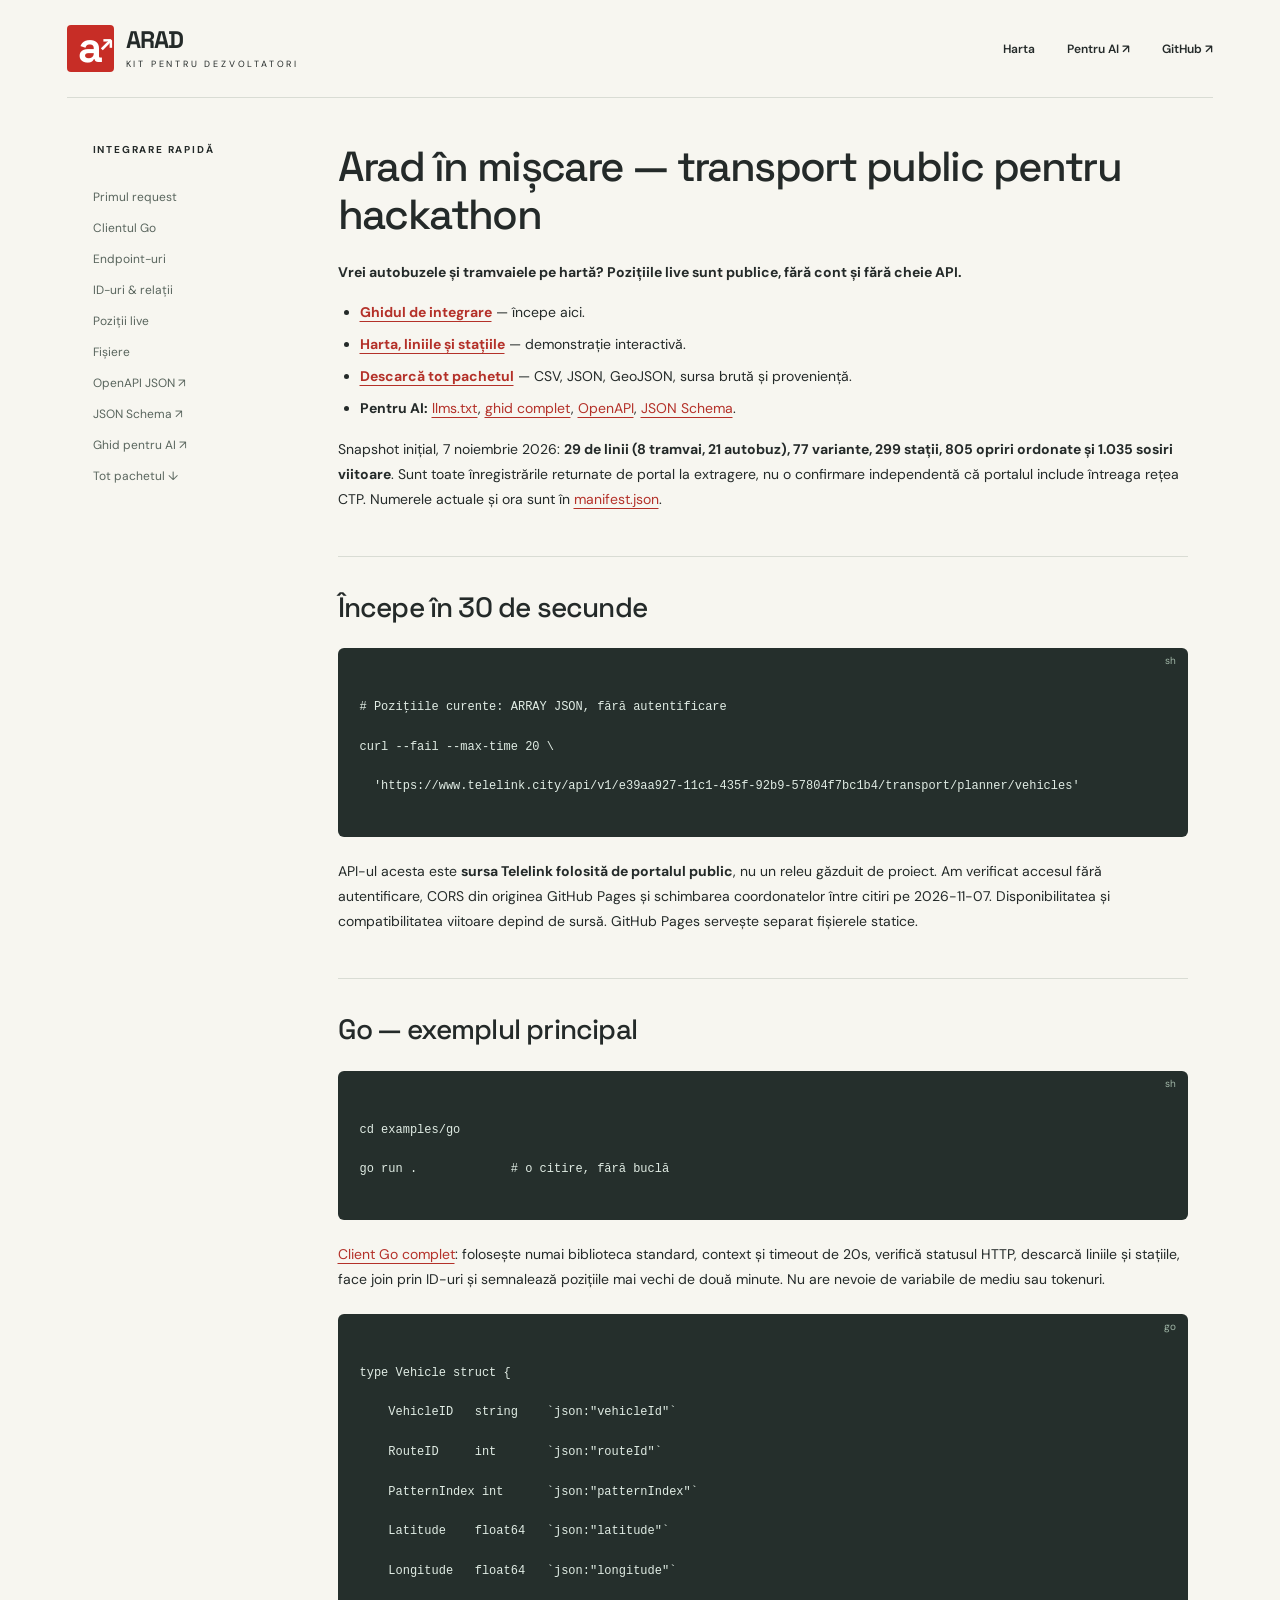
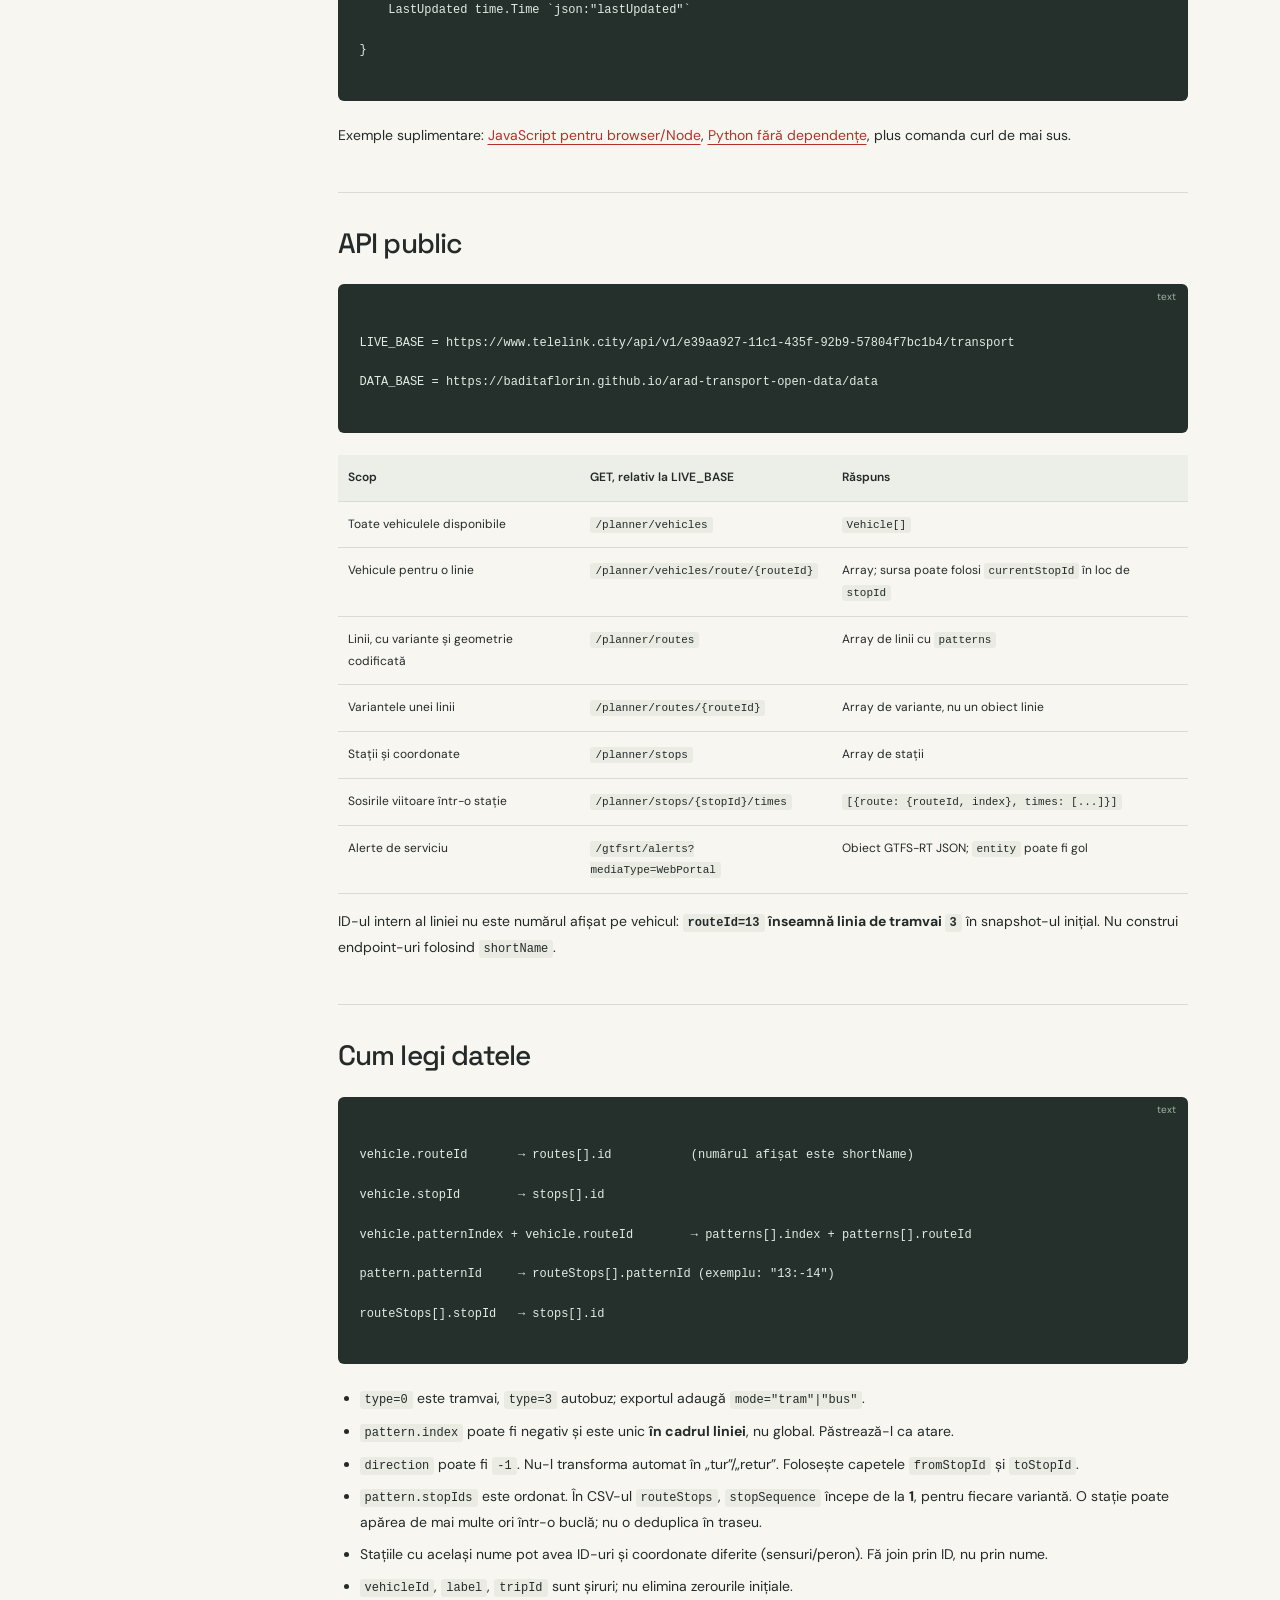
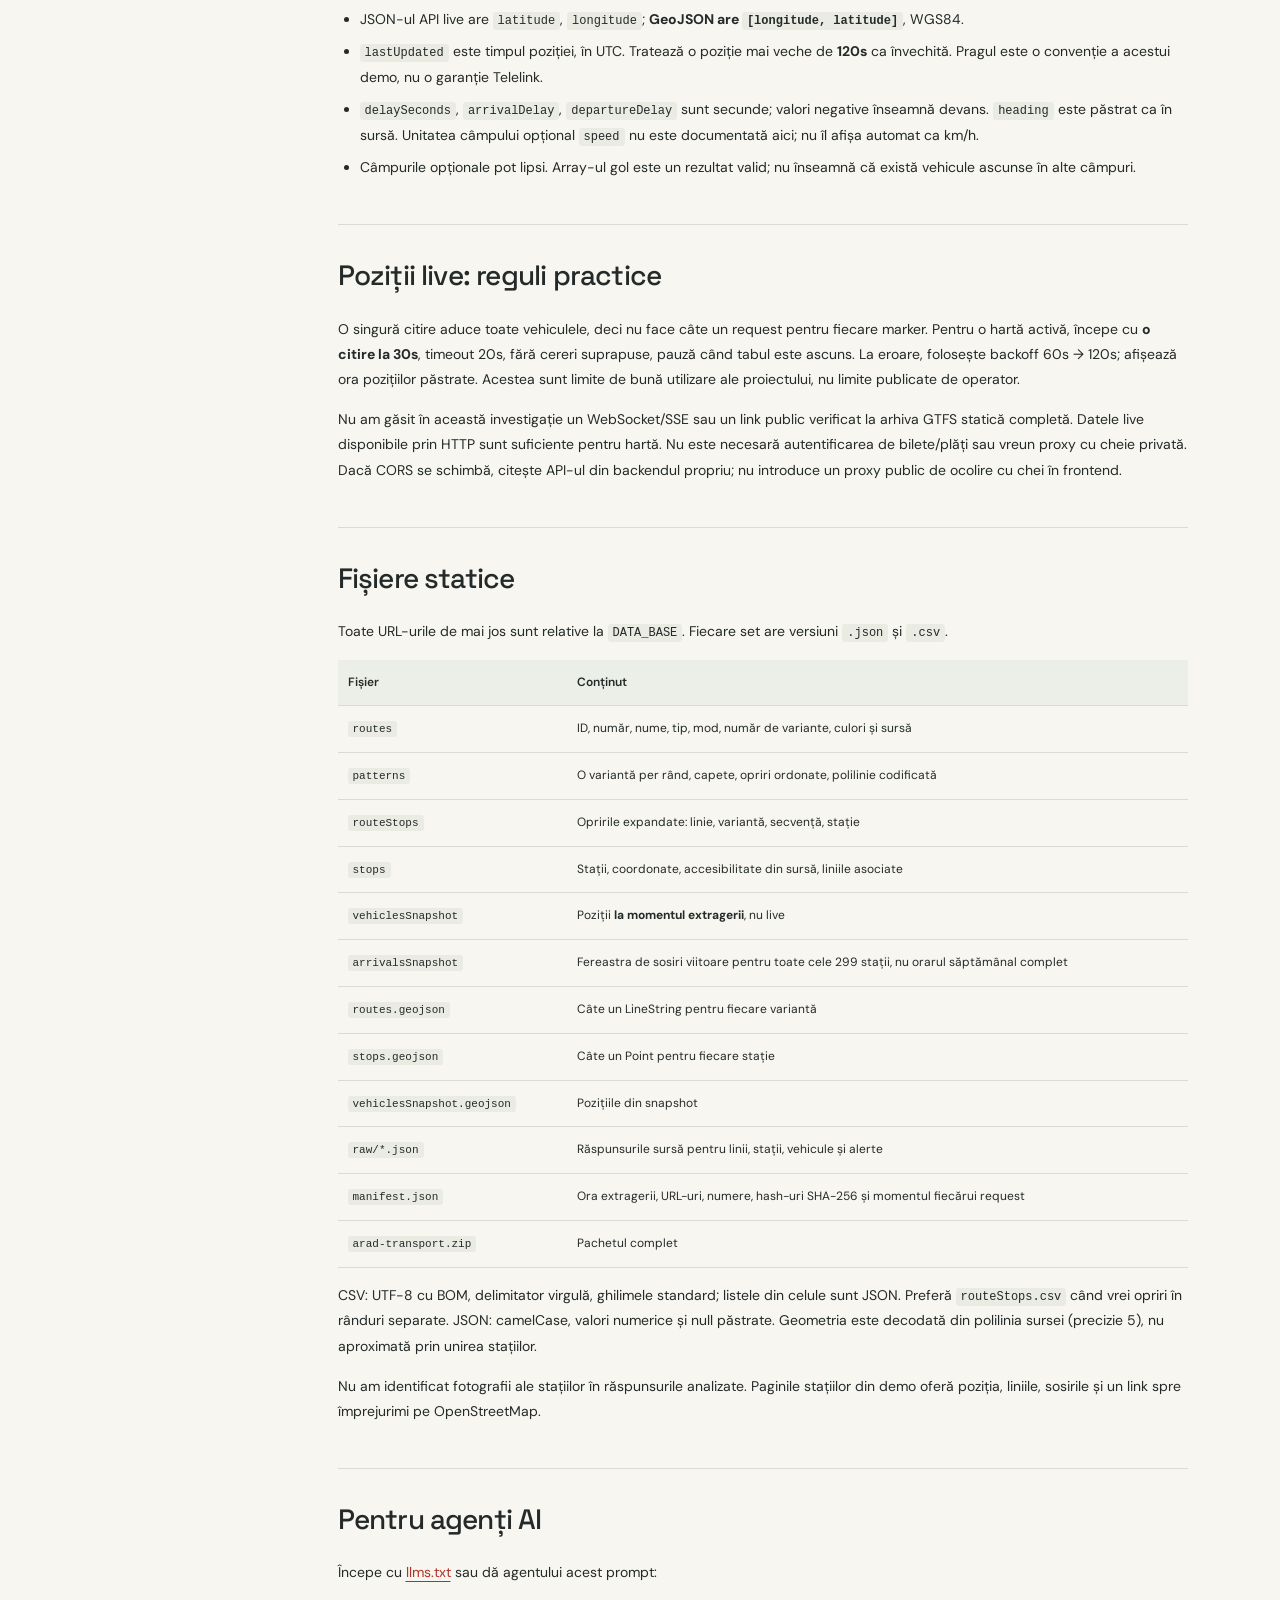
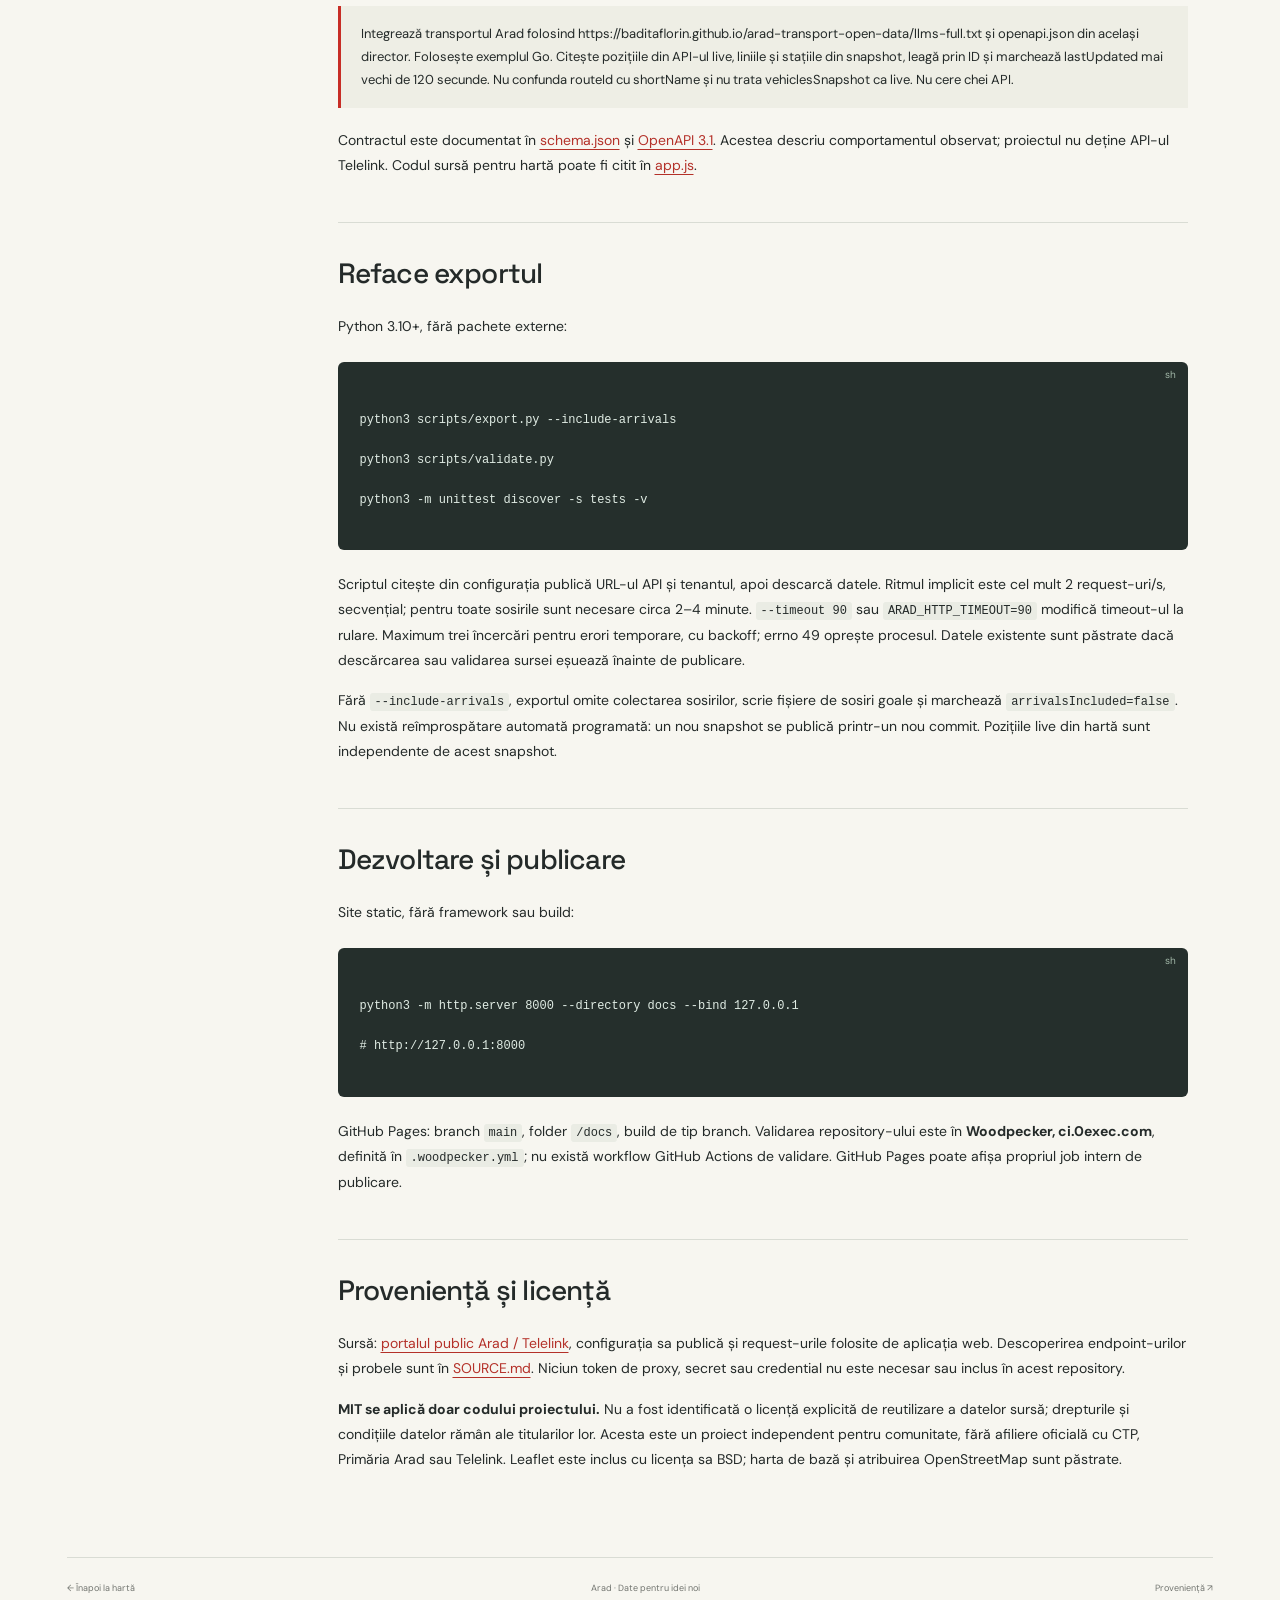
<file: docs/api.html>
<!doctype html><html lang="ro"><head><meta charset="utf-8"><meta name="viewport" content="width=device-width,initial-scale=1"><title>API & ghid pentru programatori · Arad</title><meta name="description" content="Integrează pozițiile live ale autobuzelor și tramvaielor din Arad. Exemple Go, JavaScript, Python, OpenAPI și instrucțiuni pentru AI."><link rel="icon" href="assets/icon.svg"><link rel="stylesheet" href="assets/style.css"><link rel="stylesheet" href="assets/guide.css"></head><body><header class="topbar"><a class="brand" href="./"><span class="brand-icon">a<span>↗</span></span><span>ARAD<span class="brand-sub">KIT PENTRU DEZVOLTATORI</span></span></a><nav><a href="./">Harta</a><a href="llms.txt">Pentru AI ↗</a><a href="https://github.com/baditaflorin/arad-transport-open-data">GitHub ↗</a></nav></header><main class="guide-layout"><aside class="guide-nav"><p class="eyebrow">INTEGRARE RAPIDĂ</p><a href="#ncepe-n-30-de-secunde">Primul request</a><a href="#go-exemplul-principal">Clientul Go</a><a href="#api-public">Endpoint-uri</a><a href="#cum-legi-datele">ID-uri & relații</a><a href="#pozi-ii-live-reguli-practice">Poziții live</a><a href="#fi-iere-statice">Fișiere</a><a href="openapi.json">OpenAPI JSON ↗</a><a href="schema.json">JSON Schema ↗</a><a href="llms-full.txt">Ghid pentru AI ↗</a><a href="data/arad-transport.zip">Tot pachetul ↓</a></aside><article class="guide-content"><h1>Arad în mișcare — transport public pentru hackathon</h1>
<p><strong>Vrei autobuzele și tramvaiele pe hartă? Pozițiile live sunt publice, fără cont și fără cheie API.</strong></p>
<ul>
<li><strong><a href="https://baditaflorin.github.io/arad-transport-open-data/api.html">Ghidul de integrare</a></strong> — începe aici.</li>
<li><strong><a href="https://baditaflorin.github.io/arad-transport-open-data/">Harta, liniile și stațiile</a></strong> — demonstrație interactivă.</li>
<li><strong><a href="https://baditaflorin.github.io/arad-transport-open-data/data/arad-transport.zip">Descarcă tot pachetul</a></strong> — CSV, JSON, GeoJSON, sursa brută și proveniență.</li>
<li><strong>Pentru AI:</strong> <a href="https://baditaflorin.github.io/arad-transport-open-data/llms.txt">llms.txt</a>, <a href="https://baditaflorin.github.io/arad-transport-open-data/llms-full.txt">ghid complet</a>, <a href="https://baditaflorin.github.io/arad-transport-open-data/openapi.json">OpenAPI</a>, <a href="https://baditaflorin.github.io/arad-transport-open-data/schema.json">JSON Schema</a>.</li>
</ul>
<p>Snapshot inițial, 7 noiembrie 2026: <strong>29 de linii (8 tramvai, 21 autobuz), 77 variante, 299 stații, 805 opriri ordonate și 1.035 sosiri viitoare</strong>. Sunt toate înregistrările returnate de portal la extragere, nu o confirmare independentă că portalul include întreaga rețea CTP. Numerele actuale și ora sunt în <a href="https://baditaflorin.github.io/arad-transport-open-data/data/manifest.json">manifest.json</a>.</p>
<h2 id="ncepe-n-30-de-secunde">Începe în 30 de secunde</h2>
<pre data-language="sh"><code>
# Pozițiile curente: ARRAY JSON, fără autentificare

curl --fail --max-time 20 \

  &#x27;https://www.telelink.city/api/v1/e39aa927-11c1-435f-92b9-57804f7bc1b4/transport/planner/vehicles&#x27;

</code></pre>
<p>API-ul acesta este <strong>sursa Telelink folosită de portalul public</strong>, nu un releu găzduit de proiect. Am verificat accesul fără autentificare, CORS din originea GitHub Pages și schimbarea coordonatelor între citiri pe 2026-11-07. Disponibilitatea și compatibilitatea viitoare depind de sursă. GitHub Pages servește separat fișierele statice.</p>
<h2 id="go-exemplul-principal">Go — exemplul principal</h2>
<pre data-language="sh"><code>
cd examples/go

go run .             # o citire, fără buclă

</code></pre>
<p><a href="https://github.com/baditaflorin/arad-transport-open-data/blob/main/examples/go/main.go">Client Go complet</a>: folosește numai biblioteca standard, context și timeout de 20s, verifică statusul HTTP, descarcă liniile și stațiile, face join prin ID-uri și semnalează pozițiile mai vechi de două minute. Nu are nevoie de variabile de mediu sau tokenuri.</p>
<pre data-language="go"><code>
type Vehicle struct {

    VehicleID   string    `json:&quot;vehicleId&quot;`

    RouteID     int       `json:&quot;routeId&quot;`

    PatternIndex int      `json:&quot;patternIndex&quot;`

    Latitude    float64   `json:&quot;latitude&quot;`

    Longitude   float64   `json:&quot;longitude&quot;`

    LastUpdated time.Time `json:&quot;lastUpdated&quot;`

}

</code></pre>
<p>Exemple suplimentare: <a href="https://github.com/baditaflorin/arad-transport-open-data/blob/main/examples/live.mjs">JavaScript pentru browser/Node</a>, <a href="https://github.com/baditaflorin/arad-transport-open-data/blob/main/examples/live.py">Python fără dependențe</a>, plus comanda curl de mai sus.</p>
<h2 id="api-public">API public</h2>
<pre data-language="text"><code>
LIVE_BASE = https://www.telelink.city/api/v1/e39aa927-11c1-435f-92b9-57804f7bc1b4/transport

DATA_BASE = https://baditaflorin.github.io/arad-transport-open-data/data

</code></pre>
<div class="table-scroll"><table><thead><tr><th>Scop</th><th>GET, relativ la LIVE_BASE</th><th>Răspuns</th></tr></thead><tbody>
<tr><td>Toate vehiculele disponibile</td><td><code>/planner/vehicles</code></td><td><code>Vehicle[]</code></td></tr>
<tr><td>Vehicule pentru o linie</td><td><code>/planner/vehicles/route/{routeId}</code></td><td>Array; sursa poate folosi <code>currentStopId</code> în loc de <code>stopId</code></td></tr>
<tr><td>Linii, cu variante și geometrie codificată</td><td><code>/planner/routes</code></td><td>Array de linii cu <code>patterns</code></td></tr>
<tr><td>Variantele unei linii</td><td><code>/planner/routes/{routeId}</code></td><td>Array de variante, nu un obiect linie</td></tr>
<tr><td>Stații și coordonate</td><td><code>/planner/stops</code></td><td>Array de stații</td></tr>
<tr><td>Sosirile viitoare într-o stație</td><td><code>/planner/stops/{stopId}/times</code></td><td><code>[{route: {routeId, index}, times: [...]}]</code></td></tr>
<tr><td>Alerte de serviciu</td><td><code>/gtfsrt/alerts?mediaType=WebPortal</code></td><td>Obiect GTFS-RT JSON; <code>entity</code> poate fi gol</td></tr>
</tbody></table></div>
<p>ID-ul intern al liniei nu este numărul afișat pe vehicul: <strong><code>routeId=13</code> înseamnă linia de tramvai <code>3</code></strong> în snapshot-ul inițial. Nu construi endpoint-uri folosind <code>shortName</code>.</p>
<h2 id="cum-legi-datele">Cum legi datele</h2>
<pre data-language="text"><code>
vehicle.routeId       → routes[].id           (numărul afișat este shortName)

vehicle.stopId        → stops[].id

vehicle.patternIndex + vehicle.routeId        → patterns[].index + patterns[].routeId

pattern.patternId     → routeStops[].patternId (exemplu: &quot;13:-14&quot;)

routeStops[].stopId   → stops[].id

</code></pre>
<ul>
<li><code>type=0</code> este tramvai, <code>type=3</code> autobuz; exportul adaugă <code>mode=&quot;tram&quot;|&quot;bus&quot;</code>.</li>
<li><code>pattern.index</code> poate fi negativ și este unic <strong>în cadrul liniei</strong>, nu global. Păstrează-l ca atare.</li>
<li><code>direction</code> poate fi <code>-1</code>. Nu-l transforma automat în „tur”/„retur”. Folosește capetele <code>fromStopId</code> și <code>toStopId</code>.</li>
<li><code>pattern.stopIds</code> este ordonat. În CSV-ul <code>routeStops</code>, <code>stopSequence</code> începe de la <strong>1</strong>, pentru fiecare variantă. O stație poate apărea de mai multe ori într-o buclă; nu o deduplica în traseu.</li>
<li>Stațiile cu același nume pot avea ID-uri și coordonate diferite (sensuri/peron). Fă join prin ID, nu prin nume.</li>
<li><code>vehicleId</code>, <code>label</code>, <code>tripId</code> sunt șiruri; nu elimina zerourile inițiale.</li>
<li>JSON-ul API live are <code>latitude</code>, <code>longitude</code>; <strong>GeoJSON are <code>[longitude, latitude]</code></strong>, WGS84.</li>
<li><code>lastUpdated</code> este timpul poziției, în UTC. Tratează o poziție mai veche de <strong>120s</strong> ca învechită. Pragul este o convenție a acestui demo, nu o garanție Telelink.</li>
<li><code>delaySeconds</code>, <code>arrivalDelay</code>, <code>departureDelay</code> sunt secunde; valori negative înseamnă devans. <code>heading</code> este păstrat ca în sursă. Unitatea câmpului opțional <code>speed</code> nu este documentată aici; nu îl afișa automat ca km/h.</li>
<li>Câmpurile opționale pot lipsi. Array-ul gol este un rezultat valid; nu înseamnă că există vehicule ascunse în alte câmpuri.</li>
</ul>
<h2 id="pozi-ii-live-reguli-practice">Poziții live: reguli practice</h2>
<p>O singură citire aduce toate vehiculele, deci nu face câte un request pentru fiecare marker. Pentru o hartă activă, începe cu <strong>o citire la 30s</strong>, timeout 20s, fără cereri suprapuse, pauză când tabul este ascuns. La eroare, folosește backoff 60s → 120s; afișează ora pozițiilor păstrate. Acestea sunt limite de bună utilizare ale proiectului, nu limite publicate de operator.</p>
<p>Nu am găsit în această investigație un WebSocket/SSE sau un link public verificat la arhiva GTFS statică completă. Datele live disponibile prin HTTP sunt suficiente pentru hartă. Nu este necesară autentificarea de bilete/plăți sau vreun proxy cu cheie privată. Dacă CORS se schimbă, citește API-ul din backendul propriu; nu introduce un proxy public de ocolire cu chei în frontend.</p>
<h2 id="fi-iere-statice">Fișiere statice</h2>
<p>Toate URL-urile de mai jos sunt relative la <code>DATA_BASE</code>. Fiecare set are versiuni <code>.json</code> și <code>.csv</code>.</p>
<div class="table-scroll"><table><thead><tr><th>Fișier</th><th>Conținut</th></tr></thead><tbody>
<tr><td><code>routes</code></td><td>ID, număr, nume, tip, mod, număr de variante, culori și sursă</td></tr>
<tr><td><code>patterns</code></td><td>O variantă per rând, capete, opriri ordonate, polilinie codificată</td></tr>
<tr><td><code>routeStops</code></td><td>Opririle expandate: linie, variantă, secvență, stație</td></tr>
<tr><td><code>stops</code></td><td>Stații, coordonate, accesibilitate din sursă, liniile asociate</td></tr>
<tr><td><code>vehiclesSnapshot</code></td><td>Poziții <strong>la momentul extragerii</strong>, nu live</td></tr>
<tr><td><code>arrivalsSnapshot</code></td><td>Fereastra de sosiri viitoare pentru toate cele 299 stații, nu orarul săptămânal complet</td></tr>
<tr><td><code>routes.geojson</code></td><td>Câte un LineString pentru fiecare variantă</td></tr>
<tr><td><code>stops.geojson</code></td><td>Câte un Point pentru fiecare stație</td></tr>
<tr><td><code>vehiclesSnapshot.geojson</code></td><td>Pozițiile din snapshot</td></tr>
<tr><td><code>raw/*.json</code></td><td>Răspunsurile sursă pentru linii, stații, vehicule și alerte</td></tr>
<tr><td><code>manifest.json</code></td><td>Ora extragerii, URL-uri, numere, hash-uri SHA-256 și momentul fiecărui request</td></tr>
<tr><td><code>arad-transport.zip</code></td><td>Pachetul complet</td></tr>
</tbody></table></div>
<p>CSV: UTF-8 cu BOM, delimitator virgulă, ghilimele standard; listele din celule sunt JSON. Preferă <code>routeStops.csv</code> când vrei opriri în rânduri separate. JSON: camelCase, valori numerice și null păstrate. Geometria este decodată din polilinia sursei (precizie 5), nu aproximată prin unirea stațiilor.</p>
<p>Nu am identificat fotografii ale stațiilor în răspunsurile analizate. Paginile stațiilor din demo oferă poziția, liniile, sosirile și un link spre împrejurimi pe OpenStreetMap.</p>
<h2 id="pentru-agen-i-ai">Pentru agenți AI</h2>
<p>Începe cu <a href="https://baditaflorin.github.io/arad-transport-open-data/llms.txt">llms.txt</a> sau dă agentului acest prompt:</p>
<blockquote>Integrează transportul Arad folosind https://baditaflorin.github.io/arad-transport-open-data/llms-full.txt și openapi.json din același director. Folosește exemplul Go. Citește pozițiile din API-ul live, liniile și stațiile din snapshot, leagă prin ID și marchează lastUpdated mai vechi de 120 secunde. Nu confunda routeId cu shortName și nu trata vehiclesSnapshot ca live. Nu cere chei API.</blockquote>
<p>Contractul este documentat în <a href="https://baditaflorin.github.io/arad-transport-open-data/schema.json">schema.json</a> și <a href="https://baditaflorin.github.io/arad-transport-open-data/openapi.json">OpenAPI 3.1</a>. Acestea descriu comportamentul observat; proiectul nu deține API-ul Telelink. Codul sursă pentru hartă poate fi citit în <a href="https://baditaflorin.github.io/arad-transport-open-data/assets/app.js">app.js</a>.</p>
<h2 id="reface-exportul">Reface exportul</h2>
<p>Python 3.10+, fără pachete externe:</p>
<pre data-language="sh"><code>
python3 scripts/export.py --include-arrivals

python3 scripts/validate.py

python3 -m unittest discover -s tests -v

</code></pre>
<p>Scriptul citește din configurația publică URL-ul API și tenantul, apoi descarcă datele. Ritmul implicit este cel mult 2 request-uri/s, secvențial; pentru toate sosirile sunt necesare circa 2–4 minute. <code>--timeout 90</code> sau <code>ARAD_HTTP_TIMEOUT=90</code> modifică timeout-ul la rulare. Maximum trei încercări pentru erori temporare, cu backoff; errno 49 oprește procesul. Datele existente sunt păstrate dacă descărcarea sau validarea sursei eșuează înainte de publicare.</p>
<p>Fără <code>--include-arrivals</code>, exportul omite colectarea sosirilor, scrie fișiere de sosiri goale și marchează <code>arrivalsIncluded=false</code>. Nu există reîmprospătare automată programată: un nou snapshot se publică printr-un nou commit. Pozițiile live din hartă sunt independente de acest snapshot.</p>
<h2 id="dezvoltare-i-publicare">Dezvoltare și publicare</h2>
<p>Site static, fără framework sau build:</p>
<pre data-language="sh"><code>
python3 -m http.server 8000 --directory docs --bind 127.0.0.1

# http://127.0.0.1:8000

</code></pre>
<p>GitHub Pages: branch <code>main</code>, folder <code>/docs</code>, build de tip branch. Validarea repository-ului este în <strong>Woodpecker, ci.0exec.com</strong>, definită în <code>.woodpecker.yml</code>; nu există workflow GitHub Actions de validare. GitHub Pages poate afișa propriul job intern de publicare.</p>
<h2 id="provenien-i-licen">Proveniență și licență</h2>
<p>Sursă: <a href="https://arad-transport.telelink.city/app/lines/route/13">portalul public Arad / Telelink</a>, configurația sa publică și request-urile folosite de aplicația web. Descoperirea endpoint-urilor și probele sunt în <a href="https://github.com/baditaflorin/arad-transport-open-data/blob/main/SOURCE.md">SOURCE.md</a>. Niciun token de proxy, secret sau credential nu este necesar sau inclus în acest repository.</p>
<p><strong>MIT se aplică doar codului proiectului.</strong> Nu a fost identificată o licență explicită de reutilizare a datelor sursă; drepturile și condițiile datelor rămân ale titularilor lor. Acesta este un proiect independent pentru comunitate, fără afiliere oficială cu CTP, Primăria Arad sau Telelink. Leaflet este inclus cu licența sa BSD; harta de bază și atribuirea OpenStreetMap sunt păstrate.</p></article></main><footer><a href="./">← Înapoi la hartă</a><span>Arad · Date pentru idei noi</span><a href="data/manifest.json">Proveniență ↗</a></footer></body></html>
</file>
<file: docs/assets/style.css>
@import url('https://fonts.googleapis.com/css2?family=DM+Sans:wght@400;500;600;700&family=Space+Grotesk:wght@400;500;600;700&display=swap');
:root{--paper:#f7f6f0;--ink:#242a29;--muted:#727570;--red:#c72d26;--line:#d9dcd4;--green:#237266;--blue:#6176a0}*{box-sizing:border-box}html{scroll-behavior:smooth;scroll-padding-top:25px}body{margin:0;background:var(--paper);color:var(--ink);font-family:'DM Sans',sans-serif;font-size:14px}a{color:inherit}button,input,select{font:inherit}button,a,input,select{-webkit-tap-highlight-color:transparent}button{cursor:pointer}button:focus-visible,a:focus-visible,input:focus-visible,select:focus-visible{outline:3px solid #568bca;outline-offset:3px}button{color:inherit}a{text-underline-offset:4px}.topbar{height:98px;margin:0 5.2%;border-bottom:1px solid var(--line);display:flex;align-items:center;justify-content:space-between}.brand{display:flex;gap:12px;align-items:center;text-decoration:none;font-family:'Space Grotesk',sans-serif;font-size:24px;font-weight:700;line-height:1.05;letter-spacing:-1px}.brand-icon{background:var(--red);color:white;font-size:43px;width:47px;height:47px;position:relative;text-align:center;line-height:46px;border-radius:4px}.brand-icon span{position:absolute;font-size:22px;right:1px;top:-6px}.brand-sub{display:block;font:9px 'DM Sans',sans-serif;letter-spacing:2.8px;margin-top:6px}.topbar nav{display:flex;gap:32px;font-size:12px;font-weight:600}.topbar nav a{text-decoration:none}.topbar nav a:hover{color:var(--red)}main{margin:0 5.2%}.intro{display:flex;justify-content:space-between;align-items:center;padding:58px 0 45px}.eyebrow{font-size:10px;letter-spacing:1.8px;font-weight:700;display:flex;align-items:center;gap:9px;margin:0 0 18px}.dot{display:inline-block;width:7px;height:7px;background:var(--red);border-radius:50%}h1,h2,h3,p{margin-top:0}h1{font:500 clamp(36px,4.4vw,64px)/1.06 'Space Grotesk',sans-serif;letter-spacing:-2.8px;margin-bottom:20px}h1>span{color:var(--red)}.intro-text{font-size:14px;line-height:1.7;color:#686e69;margin:0}.stats{display:grid;grid-template-columns:1fr 1fr;gap:26px 40px;padding-right:3%;padding-top:27px}.stats strong{font:500 62px/1 'Space Grotesk',sans-serif;letter-spacing:-3px;display:block}.stats div+div{border-left:1px solid var(--line);padding-left:38px}.stats span{font-size:11px;color:var(--muted);display:block;margin-top:12px}.stats p{grid-column:1/-1;font-size:10px;color:var(--muted);margin:0}.explorer{display:grid;grid-template-columns:326px 1fr;border:1px solid #ccd1c8;border-radius:8px;overflow:hidden;height:565px;background:#fff}.sidebar{display:flex;flex-direction:column;min-height:0;border-right:1px solid var(--line)}.sidebar-head{padding:22px 20px 12px}.sidebar h2{font:500 17px 'Space Grotesk',sans-serif;display:flex;justify-content:space-between;margin-bottom:18px}.sidebar h2 span{color:var(--red)}.search{display:flex;align-items:center;background:#f3f4f0;border:1px solid #e1e4dc;border-radius:4px;padding:9px 12px;gap:10px}.search>span{font-size:22px;line-height:1}.search input{min-width:0;width:100%;border:0;background:transparent;outline:none;font-size:12px}.tabs{display:flex;gap:4px;margin-top:13px}.tabs button{flex:1;border:1px solid transparent;border-radius:4px;background:transparent;padding:8px 2px;font-size:11px;color:#6b716b}.tabs button.active{border-color:#e4c4c0;background:#fbefeb;color:#b72e28;font-weight:700}.list-caption{display:flex;justify-content:space-between;align-items:center;padding:8px 20px 12px;font-size:9px;color:var(--muted);letter-spacing:1px}.text-button{border:0;background:none;font-size:10px;color:var(--red);padding:4px}.route-list{overflow-y:auto;flex:1}.route-row{display:flex;align-items:center;gap:12px;width:100%;border:0;border-top:1px solid #edf0e9;background:#fff;text-align:left;padding:14px 20px}.route-row:hover,.route-row.selected{background:#f4f5ef}.route-badge{display:flex;align-items:center;justify-content:center;min-width:39px;max-width:82px;padding:6px 5px;border:1px solid #d3ded9;border-radius:4px;font:600 13px 'Space Grotesk',sans-serif;background:#edf3ef;color:var(--green);overflow-wrap:anywhere}.route-badge.bus{background:#edf0f7;color:#425d8b;border-color:#d8deeb}.route-name{flex:1;min-width:0;font-size:11px;line-height:1.5}.route-name strong{font-weight:500;display:block}.route-name small{display:block;font-size:9px;color:var(--muted);margin-top:3px}.route-arrow{color:#9a9e97}.sidebar-foot{font-size:9px;color:var(--muted);border-top:1px solid var(--line);padding:13px 20px;background:#fafbf7}.mini-symbol{color:var(--red);font-size:15px;margin-right:5px}.empty{padding:20px;color:var(--muted);font-size:12px}.map-wrap{position:relative;min-width:0}.map-wrap #map{height:100%;width:100%;background:#e8ece5;z-index:0}.map-controls{position:absolute;top:16px;left:16px;z-index:500;display:flex;align-items:flex-start;flex-direction:column;gap:6px}.live-toggle{display:flex;align-items:center;gap:7px;font-size:11px;background:white;border:1px solid #d9ded4;border-radius:5px;padding:10px 12px;box-shadow:0 2px 8px #263b2712;cursor:pointer}.live-toggle input{accent-color:var(--red)}.live-toggle .dot{background:#999}.live-toggle:has(input:checked) .dot{background:#208670}#live-status{font-size:9px;background:#ffffffea;border-radius:3px;padding:5px 8px;max-width:270px}.map-legend{position:absolute;bottom:24px;left:16px;background:#fffffff0;padding:9px 11px;border-radius:4px;z-index:500;display:flex;gap:16px;font-size:9px}.map-legend span{display:flex;align-items:center;gap:5px}.map-legend i{width:14px;height:3px;border-radius:2px}.legend-tram{background:var(--green)}.legend-bus{background:var(--blue)}.leaflet-container{font-family:'DM Sans',sans-serif}.leaflet-control-attribution{font-size:9px!important}.vehicle-icon{background:var(--red);border:2px solid #fff;box-shadow:0 1px 8px #0005;border-radius:50%;color:#fff;font:700 10px 'DM Sans',sans-serif;text-align:center;line-height:25px;white-space:nowrap}.detail{margin-top:16px;padding:23px 26px;background:white;border:1px solid var(--line);border-radius:7px;scroll-margin-top:20px}.detail-head{display:flex;align-items:flex-start;justify-content:space-between;gap:20px}.detail h2{font:500 23px 'Space Grotesk',sans-serif;letter-spacing:-.6px;margin-bottom:8px}.detail p{color:var(--muted);font-size:12px;line-height:1.7}.detail select{max-width:100%;padding:10px;background:var(--paper);border:1px solid var(--line);border-radius:4px;font-size:12px}.stop-chain{display:flex;flex-wrap:wrap;gap:7px;margin-top:18px}.stop-chip{background:#f5f6f0;border:1px solid #dce2d7;border-radius:4px;font-size:11px;padding:7px 10px}.stop-chip span{color:var(--red);margin-right:6px;font-weight:700}.arrival-table{width:100%;border-collapse:collapse;font-size:12px}.arrival-table td,.arrival-table th{padding:10px;text-align:left;border-bottom:1px solid var(--line)}.downloads{padding:72px 0 44px}.section-heading{display:flex;justify-content:space-between;align-items:flex-end;margin-bottom:30px}.section-heading h2,.developers h2{font:500 clamp(28px,3vw,41px)/1.1 'Space Grotesk',sans-serif;letter-spacing:-1.6px;margin:0}.section-heading>p{font-size:12px;line-height:1.8;color:var(--muted);margin:0 4% 2px 0}.download-grid{display:grid;grid-template-columns:repeat(4,1fr);gap:13px}.download-card{border:1px solid var(--line);border-radius:5px;padding:22px 20px;text-decoration:none;display:flex;flex-direction:column;transition:border-color .15s,transform .15s}.download-card:first-child{background:var(--red);border-color:var(--red);color:white}.download-card:hover{transform:translateY(-3px);border-color:var(--red)}.file-type{font-size:8px;letter-spacing:1.2px;opacity:.7}.download-card h3{font:500 23px 'Space Grotesk',sans-serif;letter-spacing:-.7px;margin:24px 0 14px;display:flex;justify-content:space-between}.download-card h3 span{font-size:25px}.download-card p{font-size:11px;line-height:1.7;opacity:.7;flex:1}.card-link{font-size:10px;font-weight:700;margin-top:13px}.file-links{margin-top:22px;display:flex;flex-wrap:wrap;gap:8px 18px;font-size:10px;color:#656e64}.file-links a:hover{color:var(--red)}.developers{display:grid;grid-template-columns:1fr 1fr;gap:50px;padding:45px 0 65px;border-top:1px solid var(--line)}.developers p:not(.eyebrow){font-size:12px;color:var(--muted);line-height:1.8;margin:20px 0}.docs-link{font-size:11px;color:var(--red);font-weight:700}.code-panel{background:#252f2c;border-radius:6px;overflow:hidden;color:#e0ece4;align-self:center;min-width:0}.code-panel>div{border-bottom:1px solid #45504b;padding:12px 20px;font-size:10px;color:#a6b5ac;display:flex;align-items:center;gap:8px}.code-panel .dot{background:#6e9380}.code-panel button{background:transparent;color:#b8c8bf;border:0;margin-left:auto;font-size:10px}.code-panel pre{padding:18px 22px;margin:0;overflow-x:auto;font-size:11px;line-height:1.9}.source-note{border-top:1px solid var(--line);padding:28px 0 36px;display:grid;grid-template-columns:1fr 3fr;gap:40px}.source-note strong{font-size:12px}.source-note p{font-size:10px;color:var(--muted);line-height:1.8;margin:0}footer{margin:0 5.2%;border-top:1px solid var(--line);padding:24px 0 30px;display:flex;justify-content:space-between;font-size:9px;color:var(--muted);gap:20px}.footer-dot{color:var(--red);margin:0 8px}footer a{text-decoration:none}.noscript{padding:30px}.popup-title{font-weight:700;font-size:14px}.popup-meta{font-size:11px;color:#6c726c}.popup-action{border:0;background:none;color:var(--red);padding:5px 0;text-decoration:underline;display:block}.error-message{color:#a01c1c;background:#fff0ec;padding:20px;border:1px solid #dca39a}.map-failure{padding:20px}.station-row .route-badge{font-size:19px;min-width:39px}
@media(min-width:1600px){main,.topbar,footer{max-width:1440px;margin-left:auto;margin-right:auto}}@media(max-width:1000px){.explorer{grid-template-columns:285px 1fr}.download-grid{grid-template-columns:repeat(2,1fr)}.stats{gap:25px}.stats strong{font-size:52px}.stats div+div{padding-left:25px}.topbar nav{gap:20px}.developers{gap:25px}.intro{padding-top:44px}}@media(max-width:700px){.topbar{height:80px}.brand{font-size:20px}.brand-icon{width:40px;height:40px;font-size:35px;line-height:40px}.brand-sub{font-size:7px;letter-spacing:2.4px}.topbar nav{gap:15px;font-size:10px}.topbar nav a:first-child{display:none}.intro{padding:35px 0 28px;align-items:flex-start;gap:25px;flex-direction:column}h1{font-size:43px;letter-spacing:-2px}.intro-text{font-size:12px}.eyebrow{font-size:9px}.stats{display:flex;width:100%;gap:20px;align-items:center;padding:0}.stats strong{font-size:35px;letter-spacing:-1px}.stats span{font-size:9px;margin-top:5px}.stats div+div{padding-left:20px}.stats p{font-size:9px;line-height:1.8;margin-left:auto;max-width:110px}.explorer{display:flex;flex-direction:column-reverse;height:auto}.map-wrap{height:380px}.sidebar{height:360px;border-right:0;border-top:1px solid var(--line)}.sidebar-head{padding:18px 16px 8px}.sidebar h2{font-size:17px;margin-bottom:12px}.tabs{margin-top:9px}.list-caption{padding-bottom:9px}.route-row{padding:10px 16px}.route-list{min-height:100px}.sidebar-foot{font-size:9px;padding:10px 16px}.downloads{padding:45px 0 32px}.section-heading{align-items:flex-start;gap:20px;flex-direction:column}.section-heading h2,.developers h2{font-size:33px}.section-heading>p{font-size:11px}.download-grid{gap:9px}.download-card{padding:17px 13px}.download-card h3{font-size:19px;margin-top:20px}.file-type{font-size:7px}.download-card p{font-size:10px}.developers{grid-template-columns:1fr;padding:30px 0 40px}.source-note{grid-template-columns:1fr;gap:15px}.detail{padding:20px 16px}.detail-head{flex-direction:column}.detail h2{font-size:20px}.detail select{font-size:11px}.arrival-table{font-size:10px}.arrival-table td,.arrival-table th{padding:8px 5px}footer{flex-wrap:wrap;font-size:8px;line-height:1.7;gap:12px}.map-legend{font-size:8px;bottom:22px}.desktop{display:none}}
</file>
<file: docs/assets/guide.css>
.guide-layout{display:grid;grid-template-columns:190px minmax(0,850px);gap:55px;justify-content:center;padding:45px 0 70px}.guide-nav{position:sticky;top:24px;align-self:start;display:flex;flex-direction:column;gap:15px;font-size:12px}.guide-nav a{text-decoration:none;color:#59655d}.guide-nav a:hover{color:var(--red)}.guide-content{min-width:0;font-size:14px;line-height:1.8}.guide-content h1{font-size:42px;line-height:1.15;letter-spacing:-1.6px}.guide-content h2{font:500 28px 'Space Grotesk',sans-serif;letter-spacing:-.8px;border-top:1px solid var(--line);padding-top:32px;margin-top:44px;scroll-margin-top:20px}.guide-content p{margin:15px 0}.guide-content ul{padding-left:22px}.guide-content li{margin:7px 0}.guide-content a{color:#b43129}.guide-content code{font-size:12px;background:#eaece4;padding:2px 5px;border-radius:3px;overflow-wrap:anywhere}.guide-content pre{position:relative;background:#252f2c;color:#e0ece4;padding:30px 22px 20px;border-radius:6px;overflow:auto;font-size:12px;line-height:1.65;margin:22px 0}.guide-content pre:before{content:attr(data-language);position:absolute;top:6px;right:12px;color:#a0b6a7;font:10px 'DM Sans',sans-serif}.guide-content pre code{background:none;padding:0;overflow-wrap:normal}.table-scroll{overflow-x:auto}.guide-content table{border-collapse:collapse;width:100%;font-size:12px}.guide-content th,.guide-content td{padding:12px 10px;border-bottom:1px solid var(--line);text-align:left;vertical-align:top}.guide-content th{background:#ecefe7;font-weight:600}.guide-content td code{font-size:11px}.guide-content blockquote{border-left:3px solid var(--red);padding:16px 20px;background:#eeeee5;margin:20px 0;font-size:13px}@media(max-width:900px){.guide-layout{grid-template-columns:150px minmax(0,1fr);gap:25px}.guide-content h1{font-size:32px}}@media(max-width:650px){.guide-layout{display:block;padding-top:25px}.guide-nav{position:static;flex-direction:row;flex-wrap:wrap;gap:10px 17px;border-bottom:1px solid var(--line);padding-bottom:22px;margin-bottom:30px;font-size:11px}.guide-nav .eyebrow{width:100%;margin-bottom:5px}.guide-content{font-size:13px}.guide-content h1{font-size:31px}.guide-content h2{font-size:24px}.guide-content pre{font-size:10px;padding:25px 14px 15px}.guide-content pre code{font-size:10px}}
</file>
